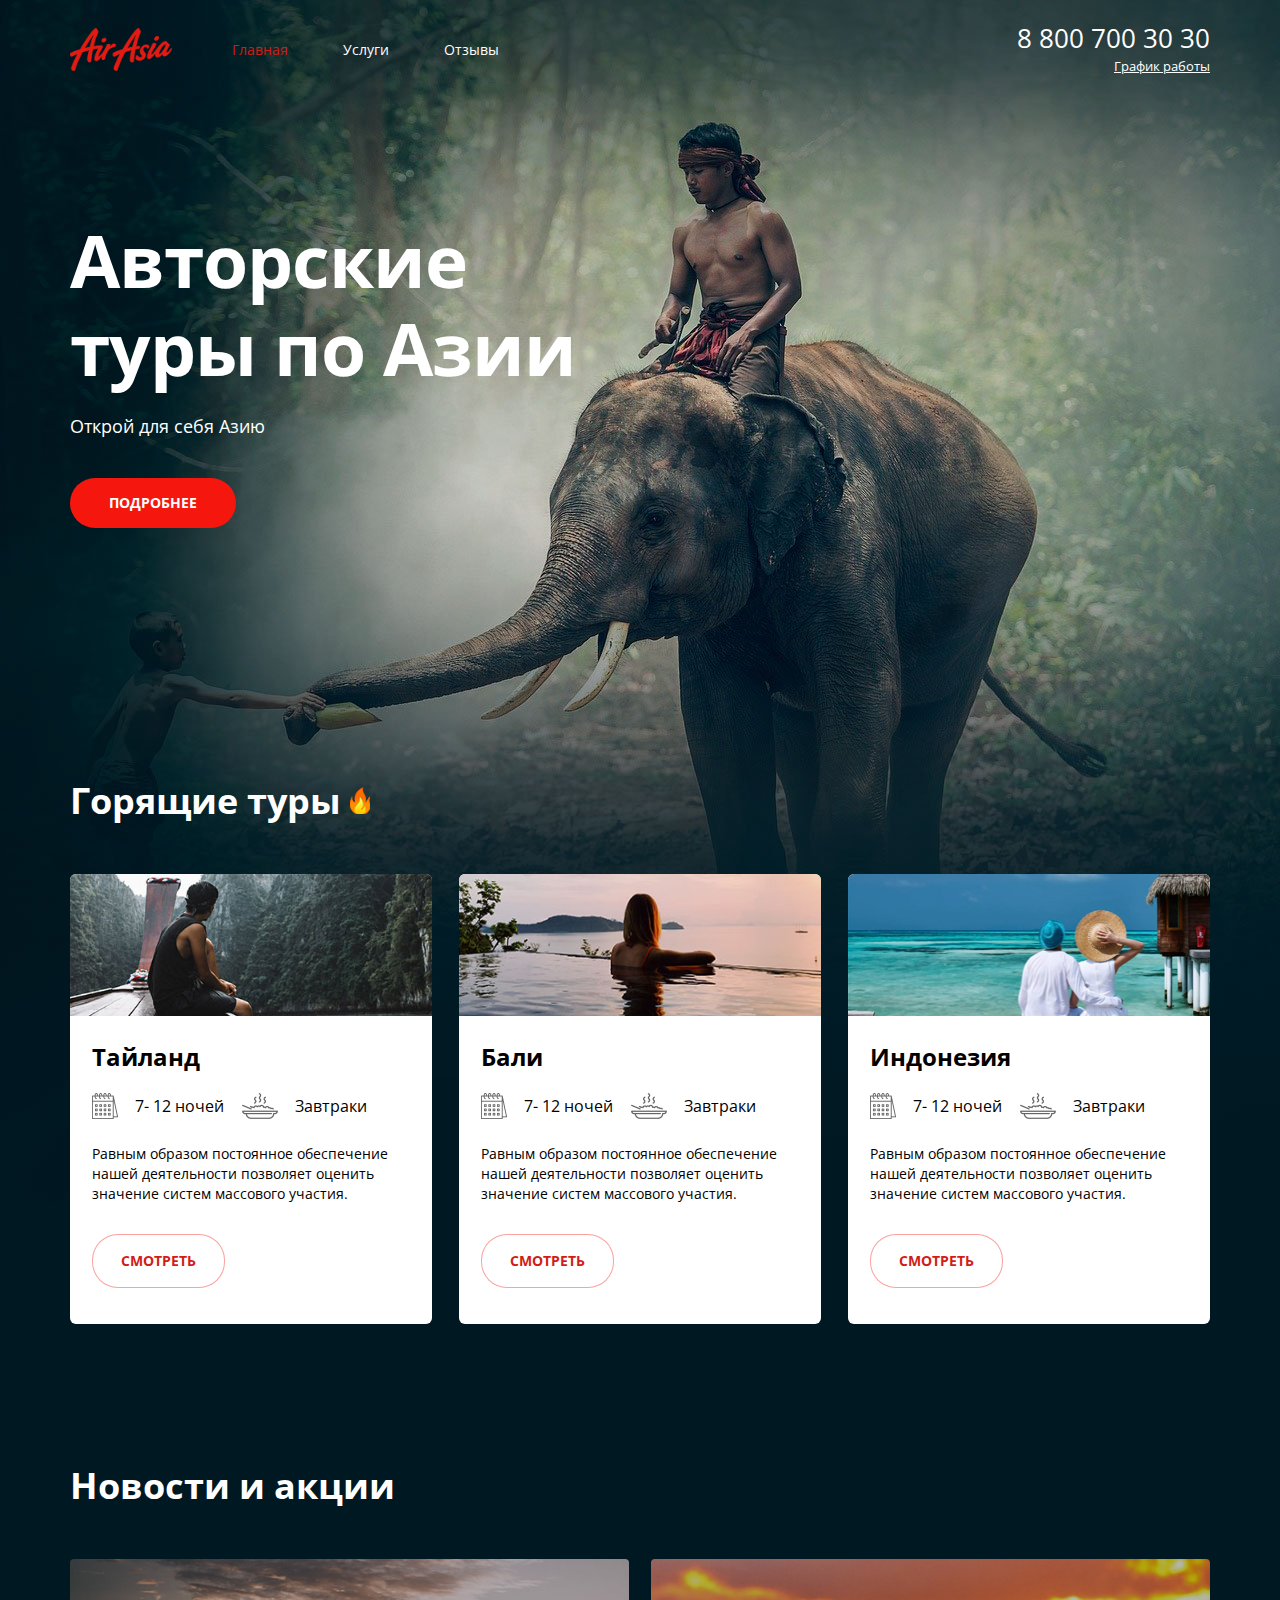
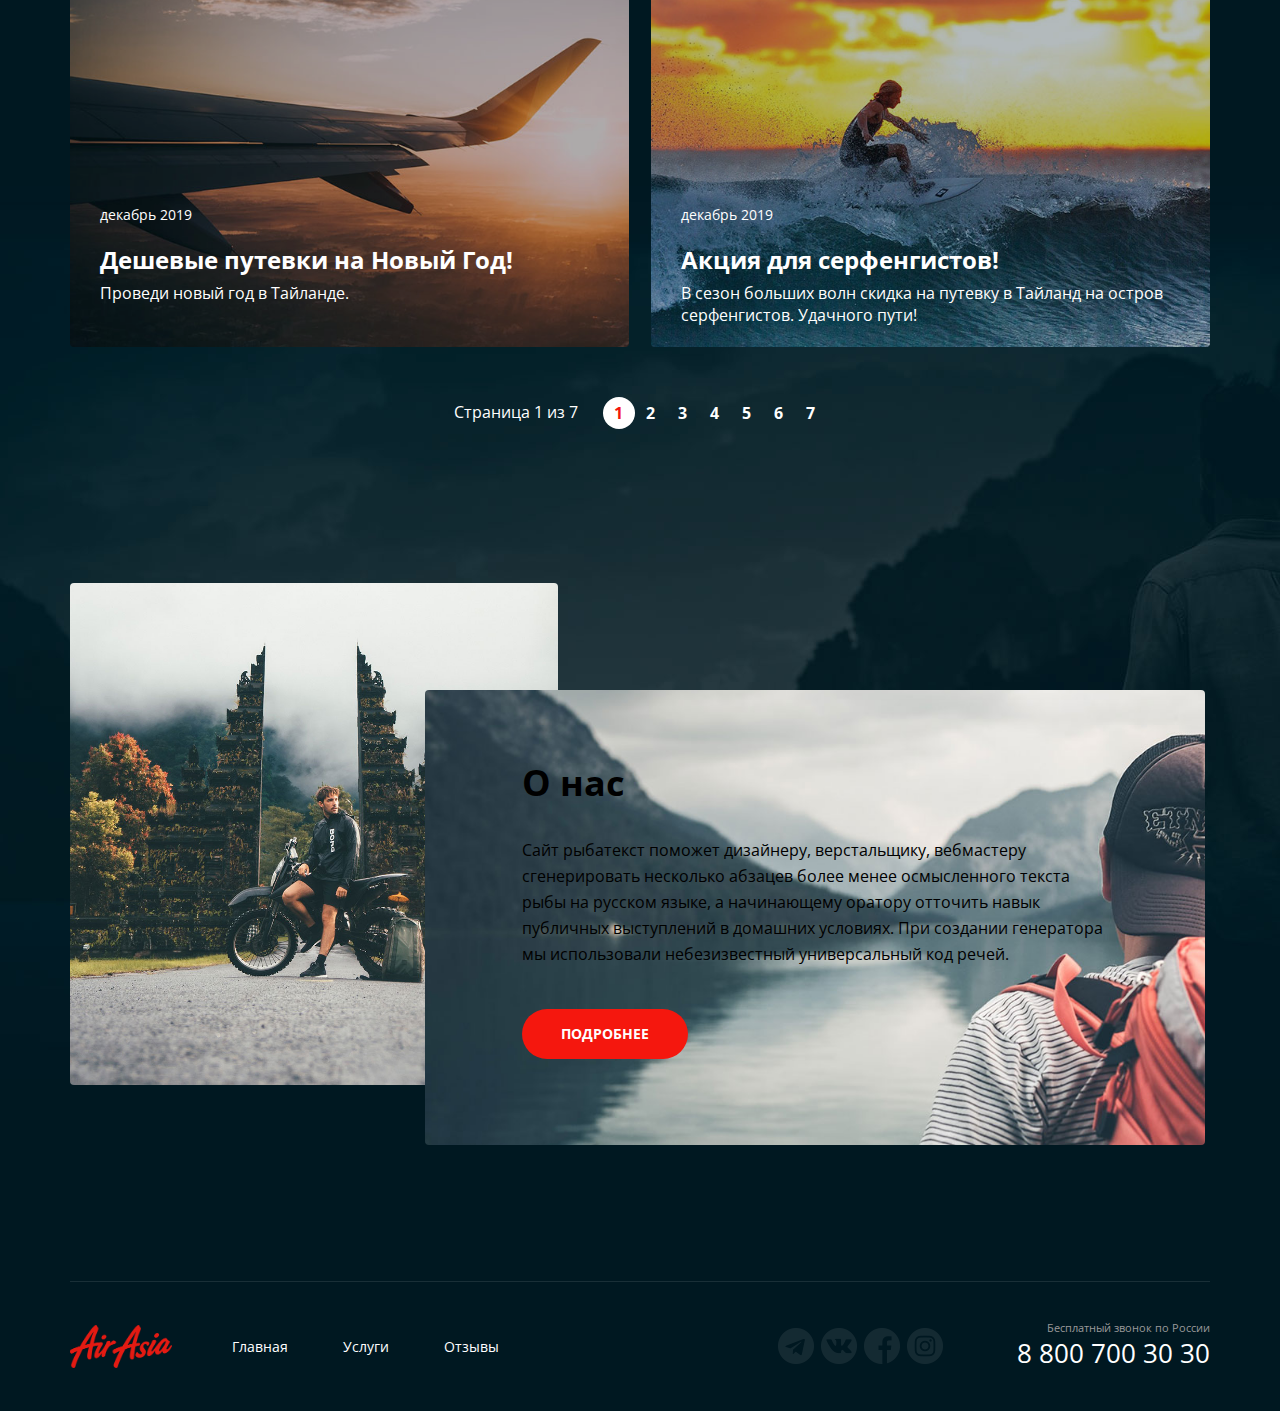
<file: index.html>
<!DOCTYPE html>
<html lang="ru">

<head>
    <link rel="stylesheet" href="./css/main.css">
    <meta charset="UTF-8">
    <meta name="viewport" content="width=1200, initial-scale=1,0">
    <title>Air Asia</title>
</head>

<body>
    <div class="wrapper wrapper--bg--main">
        <section class="hero">
            <div class="container hero__container">
                <header class="header">
                    <div class="header__col">
                        <div class="logo">
                            <a href="./index.html" class="logo__link">
                                <img src="./img/logo.png" alt="air asia logo" class="logo__img">
                            </a>
                        </div>
                        <nav class="menu">
                            <ul class="menu__list">
                                <li class="menu__item menu__item--active"><a href="./index.html"
                                        class="menu__link">Главная</a></li>
                                <li class="menu__item"><a href="./service.html" class="menu__link">Услуги</a></li>
                                <li class="menu__item"><a href="./review.html" class="menu__link">Отзывы</a></li>
                            </ul>
                        </nav>
                    </div>
                    <div class="header__col  header__col--align--right">
                        <address class="contacts">
                            <a href="tel:+78007003030" class="contacts__phone">8 800 700 30 30</a>
                            <div class="dropdown">
                                <div class="dropdown__title contacts__dropdown-title">График работы</div>
                                <div class="dropdown__menu">
                                    <ul class="dropdown__list">
                                        <li class="dropdown__item dropdown__item--top">пн-вс: 09:00 - 20:00</li>
                                        <li class="dropdown__item">Обед: 14:00-14:30</li>
                                    </ul>
                                </div>
                            </div>
                        </address>
                    </div>
                </header>
                <div class="hero__content">
                    <div class="hero__text-section">
                        <h1 class="hero__title">Авторские туры по Азии</h1>
                        <h3 class="hero__subtitle">Открой для себя Азию</h3>
                        <a href="#" class="btn--color--red">Подробнее</a>
                    </div>
                </div>
            </div>
        </section>
        <section class="section">
            <div class="container">
                <h2 class="section__title section__title--flame">Горящие туры </h2>
                <ul class="offers">
                    <li class="offers__item offer offer-item">
                        <div class="offer__header">
                            <img src="./img/content/offers/river.jpg" alt="Thai" class="offer__header-img">
                        </div>
                        <div class="offer__content">
                            <h3 class="offer__title">Тайланд</h3>
                            <div class="offer__desc">
                                <div class="terms">
                                    <img src="./img/icons/offers/calendar.png" class="terms__img" alt="7-12 ночей">
                                    <div class="terms__description">7- 12 ночей</div>
                                    <img src="./img/icons/offers/meal.png" class="terms__img" alt="завтраки">
                                    <div class="terms__description">Завтраки</div>
                                </div>
                            </div>
                            <div class="offer__desc-text">Равным образом постоянное обеспечение нашей деятельности
                                позволяет оценить значение систем массового участия.</div>
                            <div class="offer__btn-wrapper">
                                <a href="" class="btn--color--white">смотреть</a>
                            </div>
                        </div>
                    </li>
                    <li class="offers__item offer offer-item">
                        <div class="offer__header">
                            <img src="./img/content/offers/pool.jpg" alt="Bali" class="offer__header-img">
                        </div>
                        <div class="offer__content">
                            <h3 class="offer__title">Бали</h3>
                            <div class="offer__desc">
                                <div class="terms">
                                    <img src="./img/icons/offers/calendar.png" class="terms__img" alt="7-12 ночей">
                                    <div class="terms__description">7- 12 ночей</div>
                                    <img src="./img/icons/offers/meal.png" class="terms__img" alt="завтраки">
                                    <div class="terms__description">Завтраки</div>
                                </div>
                            </div>
                            <div class="offer__desc-text">Равным образом постоянное обеспечение нашей деятельности
                                позволяет оценить значение систем массового участия.</div>
                            <div class="offer__btn-wrapper">
                                <a href="" class="btn--color--white">смотреть</a>
                            </div>
                        </div>
                    </li>
                    <li class="offers__item offer offer-item">
                        <div class="offer__header">
                            <img src="./img/content/offers/ocean.jpg" alt="Indonesia" class="offer__header-img">
                        </div>
                        <div class="offer__content">
                            <h3 class="offer__title">Индонезия</h3>
                            <div class="offer__desc">
                                <div class="terms">
                                    <img src="./img/icons/offers/calendar.png" class="terms__img" alt="7-12 ночей">
                                    <div class="terms__description">7- 12 ночей</div>
                                    <img src="./img/icons/offers/meal.png" class="terms__img" alt="завтраки">
                                    <div class="terms__description">Завтраки</div>
                                </div>
                            </div>
                            <div class="offer__desc-text">Равным образом постоянное обеспечение нашей деятельности
                                позволяет оценить значение систем массового участия.</div>
                            <div class="offer__btn-wrapper">
                                <a href="" class="btn--color--white">смотреть</a>
                            </div>
                        </div>
                    </li>

                </ul>
            </div>
        </section>
        <section class="section-about">
            <div class="container">
                <h2 class="section__title">Новости и акции</h2>
                <ul class="news">
                    <li class="news__item single-news">
                        <img src="./img/content/news/plain.jpg" alt="plane" class="single-news__cover">
                        <div class="single-news__text-content">
                            <div class="single-news__date">декабрь 2019</div>
                            <div class="single-news__title">Дешевые путевки на Новый Год!</div>
                            <div class="single-news__desc">Проведи новый год в Тайланде.</div>
                        </div>
                    </li>
                    <li class="news__item single-news">
                        <img src="./img/content/news/surfer.jpg" alt="surfer" class="single-news__cover">
                        <div class="single-news__text-content">
                            <div class="single-news__date">декабрь 2019</div>
                            <div class="single-news__title">Акция для серфенгистов!</div>
                            <div class="single-news__desc">В сезон больших волн скидка на путевку в Тайланд на остров
                                серфенгистов. Удачного пути!</div>
                        </div>
                    </li>
                </ul>
                <div class="pager">
                    <div class="pager__display">Страница 1 из 7</div>
                    <ul class="pager__list">
                        <li class="pager__item pager__item--active"><a href="#" class="pager__link">1</a></li>
                        <li class="pager__item"><a href="#" class="pager__link">2</a></li>
                        <li class="pager__item"><a href="#" class="pager__link">3</a></li>
                        <li class="pager__item"><a href="#" class="pager__link">4</a></li>
                        <li class="pager__item"><a href="#" class="pager__link">5</a></li>
                        <li class="pager__item"><a href="#" class="pager__link">6</a></li>
                        <li class="pager__item"><a href="#" class="pager__link">7</a></li>
                    </ul>
                </div>
            </div>
        </section>
        <section class="section section__about">
            <div class="container">
                <div class="about">
                    <div class="about__desc">
                        <h2 class="about__title">О нас</h2>
                        <div class="about__desc-text">
                            <p>Сайт рыбатекст поможет дизайнеру, верстальщику, вебмастеру сгенерировать несколько
                                абзацев более менее осмысленного текста рыбы на русском языке, а начинающему оратору
                                отточить навык публичных выступлений в домашних условиях. При создании генератора мы
                                использовали небезизвестный универсальный код речей. </p>
                        </div>
                        <a href="#" class="btn btn--color--red">Подробнее</a>
                    </div>
                </div>
            </div>
        </section>
        <footer class="footer-container">
            <div class="container footer-container__content">
                <div class="footer footer-container__section">
                    <div class="footer__col">
                        <div class="logo">
                            <a href="/" class="logo">
                                <img src="./img/logo.png" alt="air asia logo" class="logo__img">
                            </a>
                        </div>
                        <nav class="menu">
                            <ul class="menu__list">
                                <li class="menu__item"><a href="./index.html" class="menu__link">Главная</a></li>
                                <li class="menu__item"><a href="./service.html" class="menu__link">Услуги</a></li>
                                <li class="menu__item"><a href="./review.html" class="menu__link">Отзывы</a></li>
                            </ul>
                        </nav>
                    </div>
                    <div class="footer__col footer__col--align--right">
                        <ul class="socials">
                            <li class="socials__item socials__item--icon--telegram">
                                <a href="#" class="socials__link"></a>
                            </li>
                            <li class="socials__item socials__item--icon--vk">
                                <a href="#" class="socials__link "></a>
                            </li>
                            <li class="socials__item socials__item--icon--fb">
                                <a href="#" class="socials__link "></a>
                            </li>
                            <li class="socials__item socials__item--icon--insta">
                                <a href="#" class="socials__link"></a>
                            </li>
                        </ul>
                        <address class="contacts contacts__bottom">
                            <div class="contacts__desc">Бесплатный звонок по России</div>
                            <a href="tel:+78007003030" class="contacts__phone">8 800 700 30 30</a>
                        </address>
                    </div>
                </div>
            </div>
        </footer>
    </div>
</body>

</html>
</file>
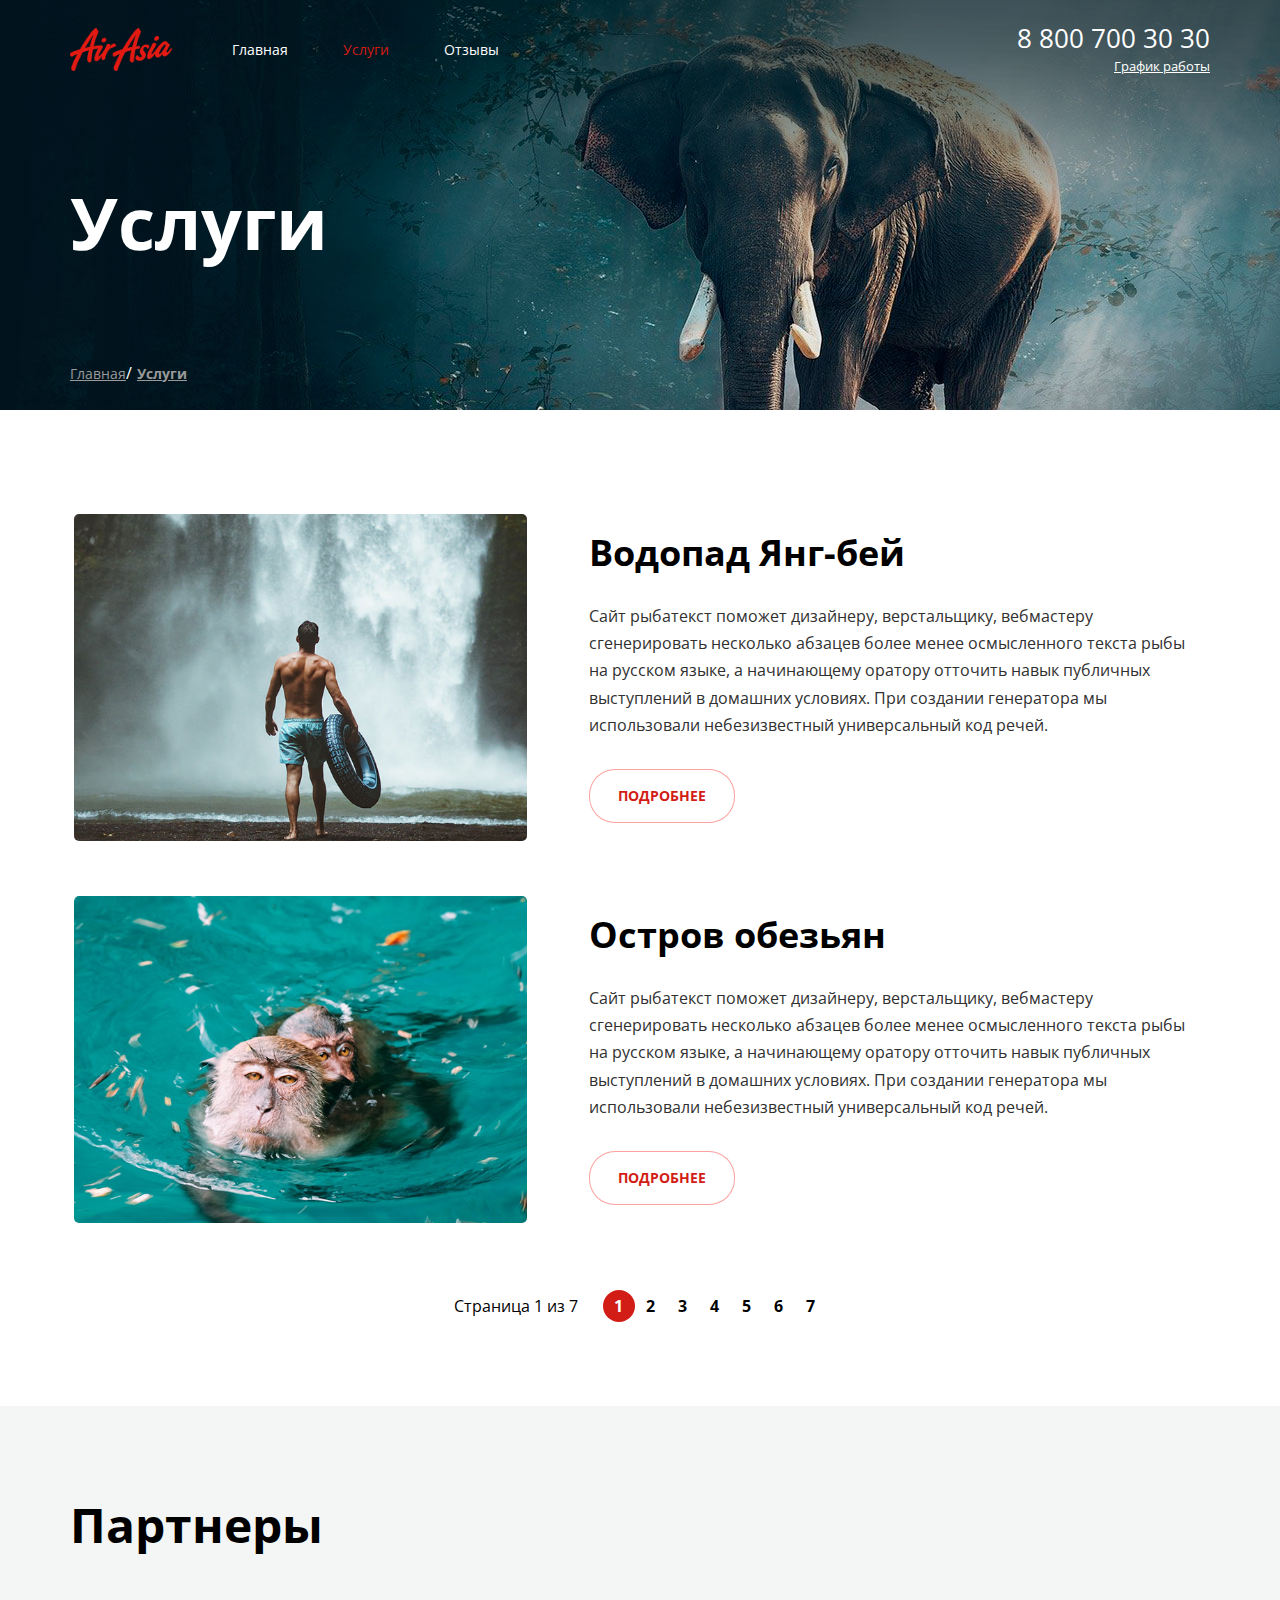
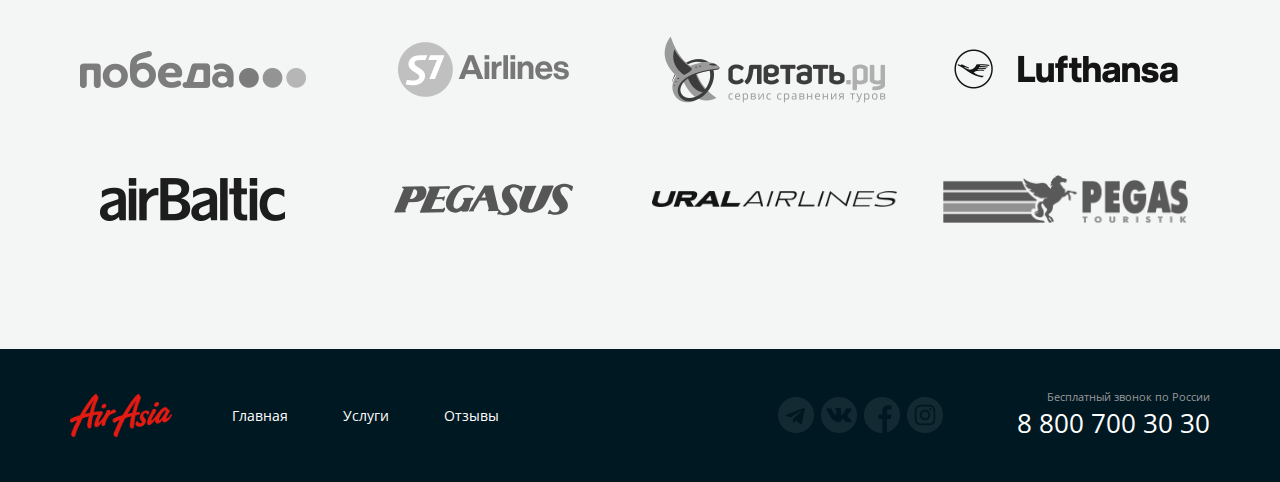
<file: service.html>
<!DOCTYPE html>
<html lang="ru">

<head>
    <link rel="stylesheet" href="./css/main.css">
    <meta charset="UTF-8">
    <meta name="viewport" content="width=1200, initial-scale=1,0">
    <title>Air Asia | Service</title>
</head>

<body>
    <div class="wrapper">
        <section class="top-line">
            <div class="container top-line__container">
                <header class="header">
                    <div class="header__col">
                        <div class="logo">
                            <a href="./index.html" class="logo__link">
                                <img src="./img/logo.png" alt="air asia logo" class="logo__img">
                            </a>
                        </div>
                        <nav class="menu">
                            <ul class="menu__list">
                                <li class="menu__item"><a href="./index.html" class="menu__link">Главная</a></li>
                                <li class="menu__item menu__item--active"><a href="./service.html"
                                        class="menu__link">Услуги</a></li>
                                <li class="menu__item"><a href="./review.html" class="menu__link">Отзывы</a></li>
                            </ul>
                        </nav>
                    </div>
                    <div class="header__col  header__col--align--right">
                        <address class="contacts">
                            <a href="tel:+78007003030" class="contacts__phone">8 800 700 30 30</a>
                            <div class="dropdown">
                                <div class="dropdown__title contacts__dropdown-title">График работы</div>
                                <div class="dropdown__menu">
                                    <ul class="dropdown__list">
                                        <li class="dropdown__item dropdown__item--top">пн-вс: 09:00 - 20:00</li>
                                        <li class="dropdown__item">Обед: 14:00-14:30</li>
                                    </ul>
                                </div>
                            </div>
                        </address>
                    </div>
                </header>
                <h1 class="page-title">Услуги</h1>
                <nav class="breadcrumbs">
                    <ul class="breadcrumbs__list">
                        <li class="breadcrumbs__item">
                            <a href="./index.html" class="breadcrumbs__link">Главная</a>
                        </li>
                        <li class="breadcrumbs__item breadcrumbs__item--active">
                            <a href="./service.html" class="breadcrumbs__link">Услуги</a>
                        </li>
                    </ul>
                </nav>
            </div>
        </section>
        <main class="page-content">
            <div class="container">
                <ul class="services">
                    <li class="services__item">
                        <a href="" class="service">
                            <div class="service__img">
                                <img src="./img/content/service/waterfall.jpg" class="service__img-elem" alt="waterfall">
                            </div>
                            <div class="service__content">
                                <h2 class="service__title">Водопад Янг-бей</h2>
                                <div class="service__desc">
                                    <p>Сайт рыбатекст поможет дизайнеру, верстальщику, вебмастеру сгенерировать
                                        несколько абзацев более менее осмысленного текста рыбы на русском языке, а
                                        начинающему оратору отточить навык публичных выступлений в домашних условиях.
                                        При создании генератора мы использовали небезизвестный универсальный код речей.
                                    </p>
                                </div>
                                <div class="btn btn--color--white service__btn">Подробнее</div>
                            </div>
                        </a>
                    </li>
                    <li class="services__item">
                        <a href="#" class="service">
                            <div class="service__img">
                                <img src="./img/content/service/monkeys.jpg" class="service__img-elem" alt="monkeys">
                            </div>
                            <div class="service__content">
                                <h2 class="service__title">Остров обезьян</h2>
                                <div class="service__desc">
                                    <p>Сайт рыбатекст поможет дизайнеру, верстальщику, вебмастеру сгенерировать
                                        несколько абзацев более менее осмысленного текста рыбы на русском языке, а
                                        начинающему оратору отточить навык публичных выступлений в домашних условиях.
                                        При создании генератора мы использовали небезизвестный универсальный код речей.
                                    </p>
                                </div>
                                <div class="btn btn--color--white service__btn">Подробнее</div>
                            </div>
                        </a>
                    </li>
                </ul>
                <div class="pager pager--theme--dark">
                    <div class="pager__display">Страница 1 из 7</div>
                    <ul class="pager__list">
                        <li class="pager__item pager__item--active"><a href="#" class="pager__link">1</a></li>
                        <li class="pager__item"><a href="#" class="pager__link">2</a></li>
                        <li class="pager__item"><a href="#" class="pager__link">3</a></li>
                        <li class="pager__item"><a href="#" class="pager__link">4</a></li>
                        <li class="pager__item"><a href="#" class="pager__link">5</a></li>
                        <li class="pager__item"><a href="#" class="pager__link">6</a></li>
                        <li class="pager__item"><a href="#" class="pager__link">7</a></li>
                    </ul>
                </div>
            </div>
        </main>
        <section class="inner-section inner-section--bg--grey">
            <div class="container">
                <h2 class="inner-section__title">Партнеры</h2>
                <ul class="partners">
                    <li class="partners__item">
                        <a href="#" class="partners__link">
                            <img src="./img/icons/partners/pobeda.png" alt="pobeda" class="partners__logo">
                        </a>
                    </li>
                    <li class="partners__item">
                        <a href="#" class="partners__link">
                            <img src="./img/icons/partners/s7.png" alt="pobeda" class="partners__logo">
                        </a>
                    </li>
                    <li class="partners__item">
                        <a href="#" class="partners__link">
                            <img src="./img/icons/partners/lets-fly.png" alt="pobeda" class="partners__logo">
                        </a>
                    </li>
                    <li class="partners__item">
                        <a href="#" class="partners__link">
                            <img src="./img/icons/partners/lufthansa.png" alt="pobeda" class="partners__logo">
                        </a>
                    </li>
                    <li class="partners__item">
                        <a href="#" class="partners__link">
                            <img src="./img/icons/partners/airbaltic.png" alt="pobeda" class="partners__logo">
                        </a>
                    </li>
                    <li class="partners__item">
                        <a href="#" class="partners__link">
                            <img src="./img/icons/partners/pegasus.png" alt="pobeda" class="partners__logo">
                        </a>
                    </li>
                    <li class="partners__item">
                        <a href="#" class="partners__link">
                            <img src="./img/icons/partners/ural.png" alt="pobeda" class="partners__logo">
                        </a>
                    </li>
                    <li class="partners__item">
                        <a href="#" class="partners__link">
                            <img src="./img/icons/partners/pegas.png" alt="pobeda">
                        </a>
                    </li>
                </ul>
            </div>
        </section>
        <footer class="inner-footer">
            <div class="container inner-footer__container">
                <div class="footer">
                    <div class="footer__col">
                        <div class="logo">
                            <a href="/" class="logo">
                                <img src="./img/logo.png" alt="air asia logo" class="logo__img">
                            </a>
                        </div>
                        <nav class="menu">
                            <ul class="menu__list">
                                <li class="menu__item"><a href="./index.html" class="menu__link">Главная</a></li>
                                <li class="menu__item"><a href="./service.html" class="menu__link">Услуги</a></li>
                                <li class="menu__item"><a href="./review.html" class="menu__link">Отзывы</a></li>
                            </ul>
                        </nav>
                    </div>
                    <div class="footer__col footer__col--align--right">
                        <ul class="socials">
                            <li class="socials__item socials__item--icon--telegram">
                                <a href="#" class="socials__link"></a>
                            </li>
                            <li class="socials__item socials__item--icon--vk">
                                <a href="#" class="socials__link "></a>
                            </li>
                            <li class="socials__item socials__item--icon--fb">
                                <a href="#" class="socials__link "></a>
                            </li>
                            <li class="socials__item socials__item--icon--insta">
                                <a href="#" class="socials__link"></a>
                            </li>
                        </ul>
                        <address class="contacts contacts__bottom">
                            <div class="contacts__desc">Бесплатный звонок по России</div>
                            <a href="tel:+78007003030" class="contacts__phone">8 800 700 30 30</a>
                        </address>
                    </div>
                </div>
            </div>
        </footer>
    </div>
</body>

</html>
</file>
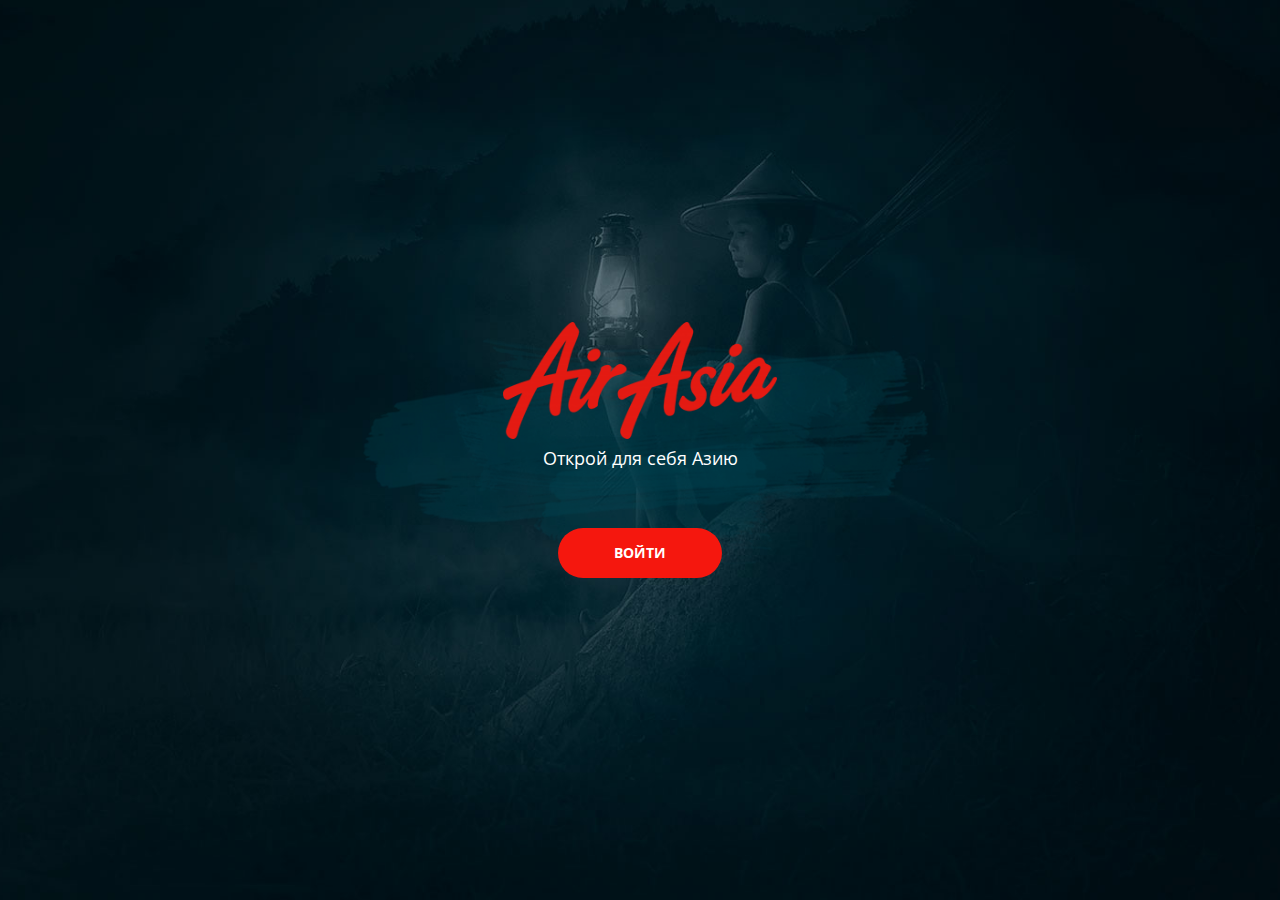
<file: welcome.html>
<!DOCTYPE html>
<html lang="en">

<head>
    <meta charset="UTF-8">
    <meta name="viewport" content="width=device-width, initial-scale=1.0">
    <link rel="stylesheet" href="./css/main.css">
    <title>Air Asia | Welcome</title>
</head>

<body>
    <div class="wrapper wrapper--bg--welcome">
        <div class="section-welcome">
            <div class="welcome bounceIn ">                
                    <div class="welcome__logo">
                        <img src="./img/logo-wide.png" alt="logo-big" class="welcome__img">
                    </div>
                    <h1 class="welcome__title">Открой для себя Азию</h1>                
                <a href="./index.html" class="btn btn--welcome">Войти</a>
            </div>
        </div>
    </div>
</body>

</html>
</file>
<file: css/main.css>
@import url('https://fonts.googleapis.com/css2?family=Open+Sans:wght@400;700&display=swap');
@import url('../css/addition.css');
@import url('../css/normalize.css');
@import url('../css/header.css');
@import url('../css/hero.css');
@import url('../css/btn.css');
@import url('../css/offer.css');
@import url('../css/news.css');
@import url('../css/pager.css');
@import url('../css/about.css');
@import url('../css/footer.css');
@import url('../css/topline.css');
@import url('../css/breadcrumbs.css');
@import url('../css/services.css');
@import url('../css/section.css');
@import url('../css/logo.css');
@import url('../css/menu.css');
@import url('../css/contacts.css');
@import url('../css/socials.css');
@import url('../css/partners.css');
@import url('../css/single-news.css');
@import url('../css/welcome.css');
@import url('../css/animation.css');
@import url('../css/dropdown-menu.css');
@import url('../css/review.css');
@import url('../css/tag.css');
@import url('../css/avatar.css');
@import url('../css/separator.css');
@import url('../css/form.css');
@import url('../css/controls.css');
@import url('../css/terms.css');
</file>
